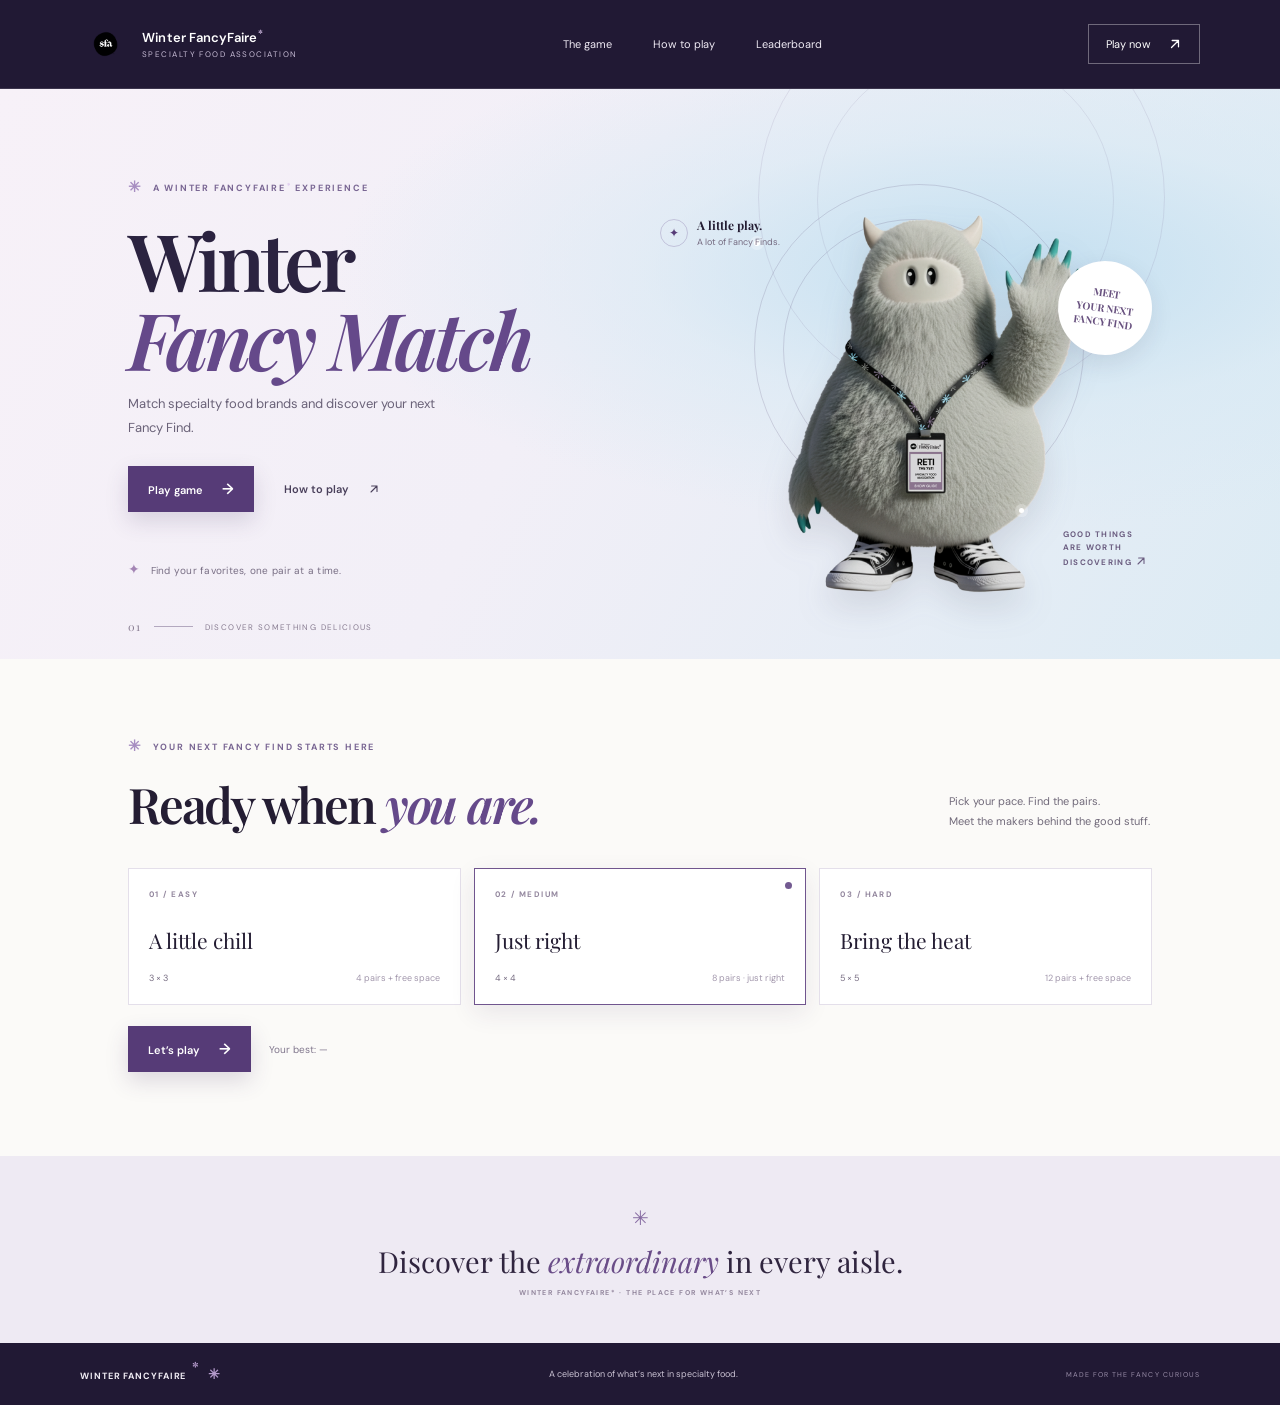
<file: index.html>
<!doctype html>
<html lang="en">
<head>
  <meta charset="utf-8">
  <meta name="viewport" content="width=device-width, initial-scale=1">
  <meta name="theme-color" content="#201938">
  <meta name="description" content="Play Winter Fancy Match, a winter memory game celebrating specialty food brands and Fancy Finds.">
  <title>Winter Fancy Match | Winter FancyFaire*</title>
  <link rel="preconnect" href="https://fonts.googleapis.com">
  <link rel="preconnect" href="https://fonts.gstatic.com" crossorigin>
  <link href="https://fonts.googleapis.com/css2?family=DM+Sans:wght@400;500;600;700&family=Playfair+Display:wght@600;700;800&display=swap" rel="stylesheet">
  <link rel="stylesheet" href="css/styles.css?v=6">
  <script defer src="data/exhibitors.js?v=5"></script>
  <script defer src="js/analytics.js"></script>
  <script defer src="js/game.js?v=4"></script>
  <script defer src="js/app.js?v=7"></script>
</head>
<body>
  <div class="site-shell">
    <header class="site-header">
      <a class="brand-lockup" href="#home" aria-label="Winter FancyFaire*, presented by the Specialty Food Association">
        <img class="sfa-logo" src="assets/brand/sfa-logo-white.png" alt="Specialty Food Association">
        <span class="brand-copy"><strong>Winter FancyFaire<span class="brand-asterisk">*</span></strong><small>SPECIALTY FOOD ASSOCIATION</small></span>
      </a>
      <nav class="top-nav" aria-label="Main navigation">
        <a href="#home">The game</a>
        <button class="nav-link" type="button" data-open-dialog="how-dialog">How to play</button>
        <button class="nav-link nav-leaderboard" type="button" data-open-dialog="leaderboard-dialog">Leaderboard</button>
      </nav>
      <a class="header-cta" href="#play" id="header-play">Play now <svg class="arrow-icon arrow-diagonal" aria-hidden="true" viewBox="0 0 20 20"><path d="M5 15 15 5M6 5h9v9"></path></svg></a>
    </header>

    <main id="home">
      <section class="hero" id="home-screen" aria-labelledby="hero-title">
        <div class="hero-copy">
          <div class="eyebrow"><span class="eyebrow-star" aria-hidden="true">✳</span> A WINTER FANCYFAIRE<span class="brand-asterisk">*</span> EXPERIENCE</div>
          <h1 id="hero-title">Winter<br><em>Fancy Match</em></h1>
          <p class="hero-subtitle">Match specialty food brands and discover your next Fancy Find.</p>
          <div class="hero-actions">
            <button class="button button-primary" id="play-button" type="button">Play game <span aria-hidden="true">→</span></button>
            <button class="button button-quiet" type="button" data-open-dialog="how-dialog">How to play <svg class="arrow-icon arrow-diagonal" aria-hidden="true" viewBox="0 0 20 20"><path d="M5 15 15 5M6 5h9v9"></path></svg></button>
          </div>
          <div class="hero-footnote"><span class="sparkle" aria-hidden="true">✦</span> Find your favorites, one pair at a time.</div>
        </div>
        <div class="hero-art" aria-label="Reti Yeti is ready to play">
          <div class="art-orbit orbit-one"></div>
          <div class="art-orbit orbit-two"></div>
          <div class="snow-dot snow-dot-one"></div><div class="snow-dot snow-dot-two"></div><div class="snow-dot snow-dot-three"></div>
          <div class="art-caption"><span class="caption-icon" aria-hidden="true">✦</span><span><strong>A little play.</strong><small>A lot of Fancy Finds.</small></span></div>
          <img class="yeti-art" src="assets/brand/reti-yeti-waving.png" alt="Reti Yeti waving hello">
          <div class="art-sticker">MEET<br>YOUR NEXT<br>FANCY FIND</div>
          <div class="art-bottom-note">GOOD THINGS<br>ARE WORTH<br>DISCOVERING <svg class="arrow-icon arrow-diagonal" aria-hidden="true" viewBox="0 0 20 20"><path d="M5 15 15 5M6 5h9v9"></path></svg></div>
        </div>
        <div class="hero-rule"><span>01</span><span class="rule-line"></span><span>DISCOVER SOMETHING DELICIOUS</span></div>
      </section>

      <section class="game-section" id="play" aria-labelledby="play-title">
        <div class="section-heading">
          <div><div class="eyebrow"><span class="eyebrow-star" aria-hidden="true">✳</span> YOUR NEXT FANCY FIND STARTS HERE</div><h2 id="play-title">Ready when <em>you are.</em></h2></div>
          <p>Pick your pace. Find the pairs.<br>Meet the makers behind the good stuff.</p>
        </div>
        <div class="mode-picker" role="group" aria-label="Choose a difficulty">
          <button class="mode-card" type="button" data-mode="easy" aria-pressed="false">
            <span class="mode-number">01 / EASY</span><span class="mode-name">A little chill</span><span class="mode-detail">3 × 3 <span>4 pairs + free space</span></span>
          </button>
          <button class="mode-card is-selected" type="button" data-mode="medium" aria-pressed="true">
            <span class="mode-number">02 / MEDIUM</span><span class="mode-name">Just right</span><span class="mode-detail">4 × 4 <span>8 pairs · just right</span></span>
          </button>
          <button class="mode-card" type="button" data-mode="hard" aria-pressed="false">
            <span class="mode-number">03 / HARD</span><span class="mode-name">Bring the heat</span><span class="mode-detail">5 × 5 <span>12 pairs + free space</span></span>
          </button>
        </div>
        <div class="section-action-row">
          <button class="button button-primary" id="play-button-secondary" type="button">Let’s play <span aria-hidden="true">→</span></button>
          <span class="best-score-note" id="home-best-score">Your best: —</span>
        </div>
      </section>

      <section class="game-screen" id="game-screen" hidden aria-labelledby="game-title">
        <div class="game-topline"><button class="back-link" id="back-home" type="button"><span aria-hidden="true">←</span> Back to FancyFaire</button><button class="sound-toggle" id="sound-toggle" type="button" aria-pressed="false"><span aria-hidden="true">♫</span> Sound off</button></div>
        <div class="game-heading"><div><div class="eyebrow"><span class="eyebrow-star" aria-hidden="true">✳</span> <span id="game-mode-label">MEDIUM MODE</span></div><h2 id="game-title">Find the <em>Fancy Finds.</em></h2></div><p>Find every matching pair to meet<br>the makers behind the brands.</p></div>
        <div class="game-stats" aria-label="Game stats">
          <div class="stat-item"><span class="stat-label">TIME</span><strong id="timer">00:00</strong></div>
          <div class="stat-item"><span class="stat-label">MOVES</span><strong id="moves">00</strong></div>
          <div class="stat-item"><span class="stat-label">PAIRS FOUND</span><strong id="pairs-found">00 <span>/ 8</span></strong></div>
          <div class="stat-item stat-best"><span class="stat-label">YOUR BEST</span><strong id="game-best-score">—</strong></div>
          <button class="text-button" id="restart-game" type="button">Start over <span aria-hidden="true">↻</span></button>
        </div>
        <div class="game-layout">
          <div class="board-wrap"><div class="game-board" id="game-board" aria-label="Memory matching board"></div><div class="board-hint"><span aria-hidden="true">✦</span> Find all the pairs. Meet your new favorites.</div></div>
          <aside class="finds-panel" aria-labelledby="finds-title"><div class="finds-header"><div><div class="eyebrow">THE GOOD STUFF</div><h3 id="finds-title">Fancy Finds <span id="finds-count">0</span></h3></div><span class="finds-sparkle" aria-hidden="true">✳</span></div><p class="finds-empty" id="finds-empty">Matched brands will show up here. There’s a whole world of delicious to discover.</p><div class="finds-list" id="finds-list" aria-live="polite"></div></aside>
        </div>
      </section>

      <section class="closing-note" aria-label="About Winter FancyFaire*"><span class="closing-star" aria-hidden="true">✳</span><p>Discover the <em>extraordinary</em> in every aisle.</p><span class="closing-caption">WINTER FANCYFAIRE* · THE PLACE FOR WHAT’S NEXT</span></section>
    </main>

    <footer class="site-footer"><a class="footer-brand" href="#home">WINTER FANCYFAIRE<span class="brand-asterisk">*</span> <span aria-hidden="true">✳</span></a><span>A celebration of what’s next in specialty food.</span><span class="footer-year">MADE FOR THE FANCY CURIOUS</span></footer>
  </div>

  <dialog class="info-dialog" id="how-dialog" aria-labelledby="how-title">
    <button class="dialog-close" type="button" aria-label="Close" data-close-dialog>×</button><div class="eyebrow">A QUICK LITTLE HOW-TO</div><h2 id="how-title">Ready, set, <em>match.</em></h2>
    <ol class="how-steps"><li><span>01</span><div><strong>Pick a pair</strong><p>Tap any two cards to flip them over and reveal a brand.</p></div></li><li><span>02</span><div><strong>Make a match</strong><p>Remember what you’ve seen. Matching brands stay face up.</p></div></li><li><span>03</span><div><strong>Meet a Fancy Find</strong><p>Every match introduces a maker worth knowing. Find them all to finish. The 3 × 3 and 5 × 5 boards include one clearly marked free space.</p></div></li></ol>
    <button class="button button-primary dialog-play" type="button" data-close-dialog>Sounds good <span aria-hidden="true">→</span></button>
  </dialog>
  <dialog class="info-dialog leaderboard-dialog" id="leaderboard-dialog" aria-labelledby="leaderboard-title">
    <button class="dialog-close" type="button" aria-label="Close" data-close-dialog>×</button><div class="eyebrow">YOUR PERSONAL HALL OF FAME</div><h2 id="leaderboard-title">Best <em>finds.</em></h2><p class="dialog-intro">Your best scores, saved on this device.</p><div class="leaderboard-list" id="leaderboard-list"></div><button class="button button-primary dialog-play" type="button" data-close-dialog>Keep playing <span aria-hidden="true">→</span></button>
  </dialog>
  <dialog class="info-dialog complete-dialog" id="complete-dialog" aria-labelledby="complete-title">
    <button class="dialog-close" type="button" aria-label="Close" data-close-dialog>×</button><div class="complete-sparkles" aria-hidden="true">✦ ✳ ✦</div><div class="eyebrow">A FANCY FINE FINISH</div><h2 id="complete-title">You found them <em>all.</em></h2><p class="dialog-intro">A perfect little winter adventure. Here’s how you did:</p><div class="completion-score" id="completion-score"></div><button class="button button-primary dialog-play" id="play-again" type="button">Play again <span aria-hidden="true">→</span></button><button class="button button-quiet completion-home" id="completion-home" type="button">Back to FancyFaire</button>
  </dialog>
</body>
</html>
</file>
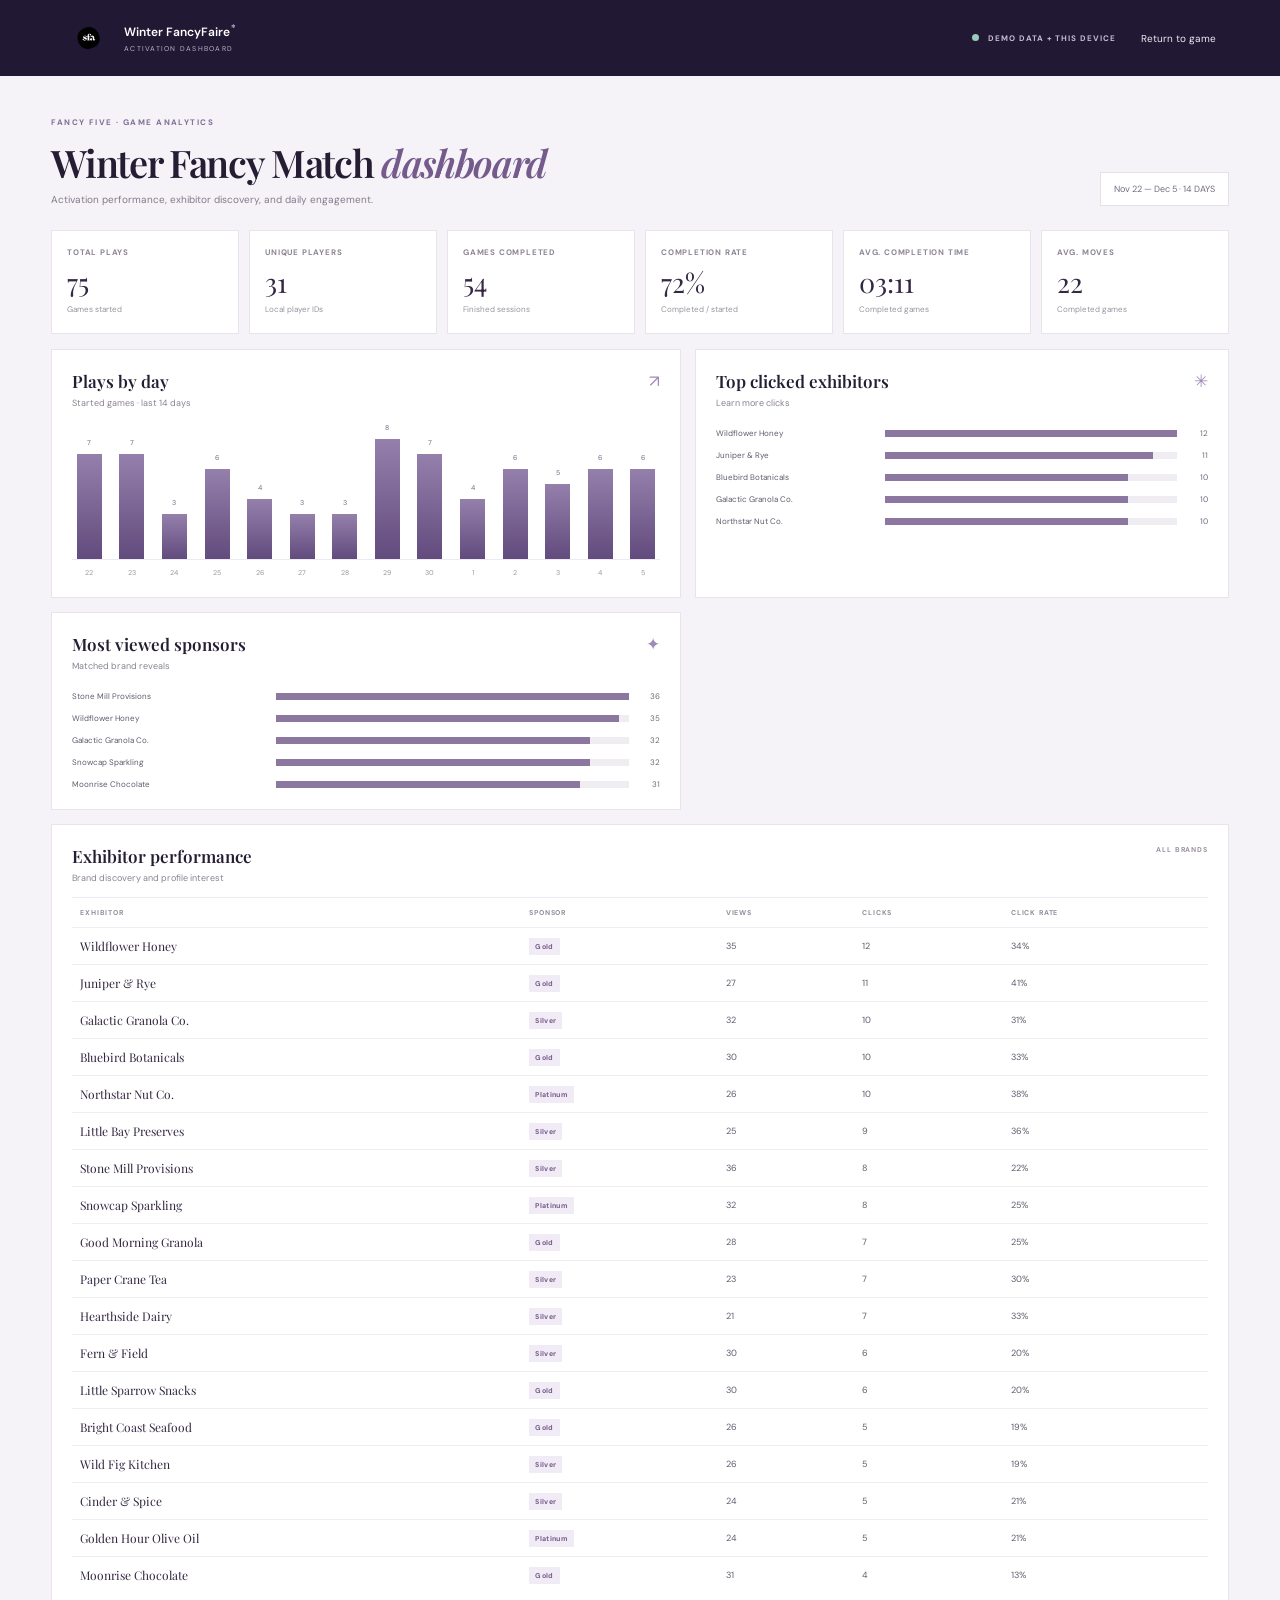
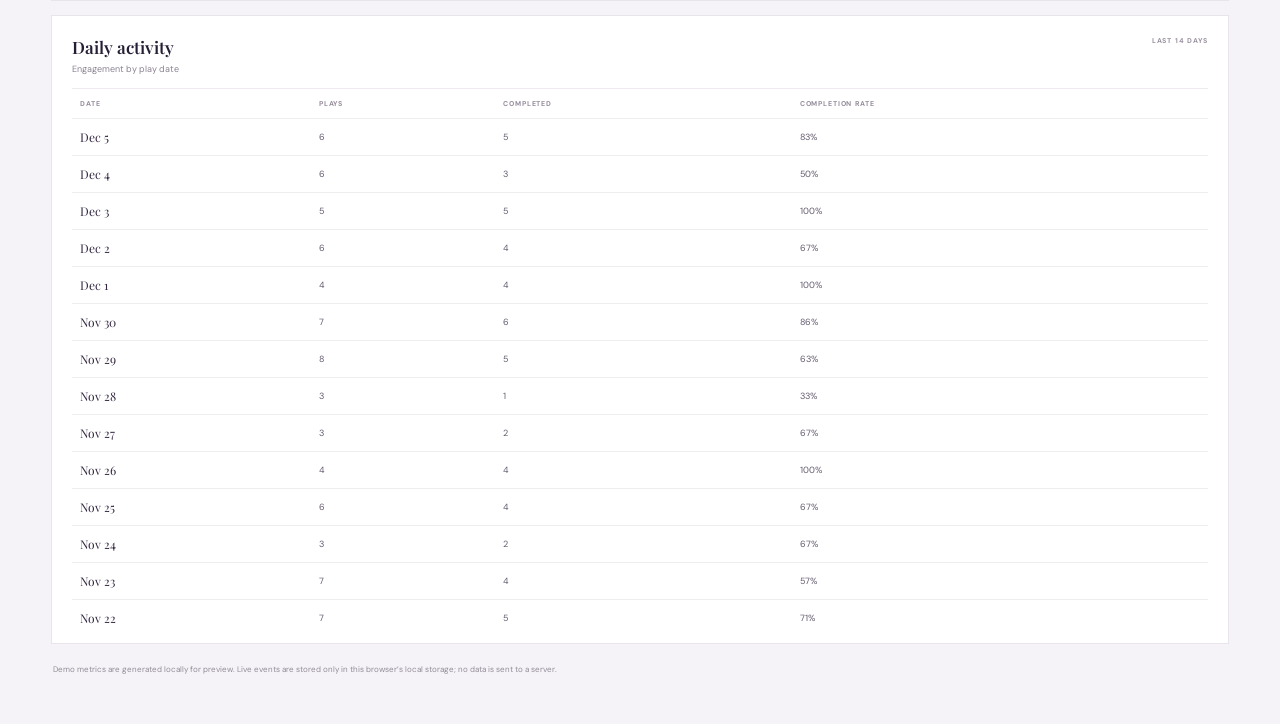
<file: admin/dashboard.html>
<!doctype html>
<html lang="en">
<head>
  <meta charset="utf-8">
  <meta name="viewport" content="width=device-width, initial-scale=1">
  <meta name="robots" content="noindex, nofollow">
  <meta name="theme-color" content="#211934">
  <title>Winter FancyFaire* | Activation Dashboard</title>
  <link rel="preconnect" href="https://fonts.googleapis.com">
  <link rel="preconnect" href="https://fonts.gstatic.com" crossorigin>
  <link href="https://fonts.googleapis.com/css2?family=DM+Sans:wght@400;500;600;700&family=Playfair+Display:wght@600;700&display=swap" rel="stylesheet">
  <link rel="stylesheet" href="dashboard.css?v=2">
  <script defer src="../data/exhibitors.js?v=5"></script>
  <script defer src="../js/analytics.js"></script>
  <script defer src="dashboard.js?v=2"></script>
</head>
<body>
  <div class="dashboard-shell">
    <header class="dashboard-header">
      <a class="dash-brand" href="../index.html" aria-label="Winter FancyFaire*, Specialty Food Association activation dashboard"><img class="dash-logo" src="../assets/brand/sfa-logo-white.png" alt="Specialty Food Association"><span><strong>Winter FancyFaire<span class="brand-asterisk">*</span></strong><small>ACTIVATION DASHBOARD</small></span></a>
      <div class="header-right"><span class="demo-badge"><i></i> DEMO DATA + THIS DEVICE</span><a href="../index.html">Return to game</a></div>
    </header>
    <main class="dashboard-main">
      <div class="dashboard-title"><div><div class="eyebrow">FANCY FIVE · GAME ANALYTICS</div><h1>Winter Fancy Match <em>dashboard</em></h1><p>Activation performance, exhibitor discovery, and daily engagement.</p></div><div class="dashboard-date" id="date-range"></div></div>
      <section class="kpi-grid" id="kpi-grid" aria-label="Key performance indicators"></section>
      <section class="dashboard-grid">
        <article class="panel plays-panel"><div class="panel-heading"><div><h2>Plays by day</h2><p>Started games · last 14 days</p></div><span class="panel-glyph">↗</span></div><div class="plays-chart" id="plays-chart"></div></article>
        <article class="panel clicks-panel"><div class="panel-heading"><div><h2>Top clicked exhibitors</h2><p>Learn more clicks</p></div><span class="panel-glyph">✳</span></div><div class="bar-chart" id="clicks-chart"></div></article>
        <article class="panel sponsors-panel"><div class="panel-heading"><div><h2>Most viewed sponsors</h2><p>Matched brand reveals</p></div><span class="panel-glyph">✦</span></div><div class="bar-chart" id="sponsors-chart"></div></article>
        <article class="panel performance-panel"><div class="panel-heading"><div><h2>Exhibitor performance</h2><p>Brand discovery and profile interest</p></div><span class="small-note">ALL BRANDS</span></div><div class="table-scroll"><table><thead><tr><th>EXHIBITOR</th><th>SPONSOR</th><th>VIEWS</th><th>CLICKS</th><th>CLICK RATE</th></tr></thead><tbody id="performance-body"></tbody></table></div></article>
        <article class="panel activity-panel"><div class="panel-heading"><div><h2>Daily activity</h2><p>Engagement by play date</p></div><span class="small-note">LAST 14 DAYS</span></div><div class="table-scroll"><table><thead><tr><th>DATE</th><th>PLAYS</th><th>COMPLETED</th><th>COMPLETION RATE</th></tr></thead><tbody id="activity-body"></tbody></table></div></article>
      </section>
      <p class="dashboard-footnote">Demo metrics are generated locally for preview. Live events are stored only in this browser’s local storage; no data is sent to a server.</p>
    </main>
  </div>
</body>
</html>
</file>
<file: css/styles.css>
:root {
  color-scheme: light;
  --ink: #241d33;
  --ink-soft: #625b70;
  --purple: #563b77;
  --purple-deep: #211934;
  --lavender: #e9e3f2;
  --blue: #c9e9f6;
  --blue-pale: #e9f6fa;
  --paper: #fbfaf8;
  --white: #fff;
  --line: #e7e1eb;
  --gold: #c8a76c;
  --serif: "Playfair Display", Georgia, serif;
  --sans: "DM Sans", Arial, sans-serif;
  --shadow: 0 22px 60px rgba(40, 29, 58, .11);
}

* { box-sizing: border-box; }
html { scroll-behavior: smooth; }
body {
  min-width: 320px;
  margin: 0;
  background: var(--paper);
  color: var(--ink);
  font-family: var(--sans);
  -webkit-font-smoothing: antialiased;
}
button, a { font: inherit; }
button { color: inherit; }
button:focus-visible, a:focus-visible { outline: 3px solid #99cfe6; outline-offset: 3px; }
[hidden] { display: none !important; }
.site-shell { max-width: 1600px; margin: 0 auto; overflow: hidden; background: var(--paper); }
.site-header {
  position: relative; z-index: 2; display: flex; align-items: center; justify-content: space-between;
  min-height: 89px; padding: 0 clamp(24px, 6.25vw, 100px); border-bottom: 1px solid rgba(255,255,255,.12);
  background: var(--purple-deep); color: var(--white);
}
.brand-lockup { display: inline-flex; align-items: center; gap: 11px; color: inherit; text-decoration: none; }
.sfa-logo { display: block; flex: 0 0 auto; width: 51px; height: auto; object-fit: contain; }
.brand-copy { display: grid; gap: 3px; }
.brand-copy strong { font-size: 13px; font-weight: 600; letter-spacing: .015em; }
.brand-asterisk { display: inline-block; margin-left: 1px; color: #d9c2ec; font-family: var(--serif); font-size: .78em; line-height: 0; vertical-align: .5em; }
.brand-copy small { color: #c6bbd4; font-size: 8px; letter-spacing: .18em; }
.top-nav { display: flex; align-items: center; gap: clamp(20px, 3.2vw, 51px); }
.top-nav a, .nav-link {
  padding: 8px 0; border: 0; background: none; color: #eee9f3; cursor: pointer; font-size: 11px; text-decoration: none;
  transition: color .2s ease;
}
.top-nav a:hover, .nav-link:hover { color: #cdeafa; }
.header-cta {
  display: inline-flex; align-items: center; gap: 17px; padding: 12px 17px; border: 1px solid rgba(255,255,255,.35);
  color: white; font-size: 11px; text-decoration: none; transition: background .2s ease;
}
.header-cta:hover { background: rgba(255,255,255,.1); }
.arrow-icon { display: inline-block; width: 12px; height: 12px; fill: none; stroke: currentColor; stroke-linecap: round; stroke-linejoin: round; stroke-width: 1.8; vertical-align: -2px; }
.header-cta .arrow-icon { width: 14px; height: 14px; }

.hero {
  position: relative; display: grid; grid-template-columns: 1.04fr .96fr; min-height: 570px; padding: 77px clamp(32px, 10vw, 160px) 59px;
  overflow: hidden; background:
    radial-gradient(ellipse at 78% 32%, rgba(192,222,240,.95) 0, rgba(214,233,244,.55) 25%, transparent 47%),
    linear-gradient(116deg, #f7f1f8 0%, #f2eff7 44%, #dcebf4 100%);
}
.hero::before { position: absolute; top: -95px; right: 9%; width: 405px; height: 405px; border: 1px solid rgba(91,70,122,.11); border-radius: 50%; content: ""; }
.hero::after { position: absolute; top: -37px; right: 13%; width: 295px; height: 295px; border: 1px solid rgba(91,70,122,.1); border-radius: 50%; content: ""; }
.hero-copy { position: relative; z-index: 1; align-self: center; padding-bottom: 11px; }
.eyebrow { color: #796693; font-size: 9px; font-weight: 700; letter-spacing: .2em; }
.eyebrow-star { margin-right: 6px; color: #a78ec1; font-size: 15px; vertical-align: -1px; }
.hero h1 { margin: 23px 0 15px; color: #2b2340; font-family: var(--serif); font-size: clamp(52px, 6.2vw, 91px); font-weight: 600; letter-spacing: -.052em; line-height: .99; }
h1 em, h2 em { color: #65498a; font-weight: 600; }
.hero-subtitle { max-width: 340px; margin: 0; color: #6a6278; font-size: 13px; line-height: 1.8; }
.hero-actions { display: flex; align-items: center; gap: 22px; margin-top: 27px; }
.button {
  min-height: 46px; padding: 0 19px; border: 1px solid transparent; cursor: pointer; font-size: 11px; font-weight: 600;
  transition: transform .2s ease, background .2s ease, box-shadow .2s ease;
}
.button:hover { transform: translateY(-2px); }
.button > span { margin-left: 16px; font-size: 15px; }
.button > .arrow-icon { margin-left: 16px; }
.button-primary { background: var(--purple); box-shadow: 0 9px 22px rgba(73,53,102,.17); color: #fff; }
.button-primary:hover { background: #453062; box-shadow: 0 12px 24px rgba(73,53,102,.24); }
.button-quiet { padding-right: 7px; padding-left: 7px; background: transparent; color: #4a405b; }
.button-quiet:hover { color: var(--purple); }
.hero-footnote { margin-top: 48px; color: #786e84; font-size: 10px; letter-spacing: .025em; }
.sparkle { margin-right: 7px; color: #a384b4; font-size: 14px; }
.hero-art { position: relative; min-height: 420px; }
.yeti-art { position: absolute; z-index: 1; right: 8%; bottom: -23px; width: min(76%, 365px); max-height: 440px; object-fit: contain; object-position: bottom; filter: drop-shadow(0 16px 16px rgba(61,61,87,.13)); }
.art-orbit { position: absolute; border: 1px solid rgba(93,75,119,.19); border-radius: 50%; }
.orbit-one { top: 18px; left: 19%; width: 330px; height: 330px; }
.orbit-two { top: 53px; left: 25%; width: 260px; height: 260px; }
.snow-dot { position: absolute; z-index: 2; width: 6px; height: 6px; border-radius: 50%; background: #fff; box-shadow: 0 0 0 4px rgba(255,255,255,.27); }
.snow-dot-one { top: 17%; left: 19%; }.snow-dot-two { top: 31%; right: 10%; width: 4px; height: 4px; }.snow-dot-three { right: 26%; bottom: 20%; width: 5px; height: 5px; }
.art-caption { position: absolute; z-index: 3; top: 51px; left: 0; display: flex; align-items: center; gap: 9px; }
.caption-icon { display: grid; width: 28px; height: 28px; place-items: center; border: 1px solid rgba(101,73,138,.25); border-radius: 50%; color: var(--purple); font-size: 12px; }
.art-caption strong, .art-caption small { display: block; }
.art-caption strong { font-family: var(--serif); font-size: 12px; }
.art-caption small { margin-top: 3px; color: #756b80; font-size: 9px; }
.art-sticker { position: absolute; z-index: 3; top: 22%; right: 0; display: grid; width: 94px; height: 94px; place-content: center; transform: rotate(8deg); border-radius: 50%; background: #fff; box-shadow: 0 8px 25px rgba(51,43,70,.1); color: #68517f; font-family: var(--serif); font-size: 10px; font-weight: 700; line-height: 1.45; text-align: center; }
.art-bottom-note { position: absolute; z-index: 3; right: 1%; bottom: 7%; color: #6b5d80; font-size: 8px; font-weight: 700; letter-spacing: .16em; line-height: 1.7; }
.art-bottom-note span { padding-left: 8px; font-size: 14px; }
.hero-rule { position: absolute; right: clamp(32px, 10vw, 160px); bottom: 25px; left: clamp(32px, 10vw, 160px); display: flex; align-items: center; gap: 12px; color: #887c91; font-size: 8px; letter-spacing: .17em; }
.hero-rule > span:first-child { font-family: var(--serif); font-size: 11px; }
.rule-line { width: 39px; height: 1px; background: #b3a8bf; }

.game-section { padding: 77px clamp(32px, 10vw, 160px) 84px; background: var(--paper); }
.section-heading, .game-heading { display: flex; align-items: end; justify-content: space-between; gap: 24px; }
.section-heading h2, .game-heading h2 { margin: 15px 0 0; font-family: var(--serif); font-size: clamp(32px, 4vw, 49px); font-weight: 600; letter-spacing: -.045em; }
.section-heading > p, .game-heading > p { margin: 0 2px 4px 0; color: #716a7a; font-size: 11px; line-height: 1.8; }
.mode-picker { display: grid; grid-template-columns: repeat(3, 1fr); gap: 13px; margin-top: 32px; }
.mode-card { position: relative; display: grid; min-height: 137px; padding: 20px; border: 1px solid #e4dfea; background: #fff; cursor: pointer; text-align: left; transition: border-color .2s ease, transform .2s ease, box-shadow .2s ease; }
.mode-card:hover { transform: translateY(-3px); border-color: #b2a1c4; }
.mode-card.is-selected { border-color: #70558e; box-shadow: 0 8px 24px rgba(53,38,76,.09); }
.mode-card.is-selected::after { position: absolute; top: 13px; right: 13px; width: 7px; height: 7px; border-radius: 50%; background: #735a91; content: ""; }
.mode-number { color: #93879e; font-size: 8px; font-weight: 700; letter-spacing: .18em; }
.mode-name { align-self: center; padding-top: 10px; font-family: var(--serif); font-size: 21px; }
.mode-detail { display: flex; justify-content: space-between; align-self: end; color: #776d82; font-size: 9px; }
.mode-detail span { color: #a297ac; }
.section-action-row { display: flex; align-items: center; gap: 18px; margin-top: 21px; }
.best-score-note { color: #81778d; font-size: 10px; }

.game-screen { min-height: 700px; padding: 34px clamp(24px, 7vw, 112px) 82px; background: linear-gradient(180deg, #f2eff7 0, #fbfaf8 330px); }
.game-topline { display: flex; align-items: center; justify-content: space-between; }
.back-link, .sound-toggle { border: 0; background: transparent; color: #665c73; cursor: pointer; font-size: 10px; }
.back-link span { margin-right: 8px; color: #705589; font-size: 16px; vertical-align: -1px; }
.sound-toggle { display: inline-flex; align-items: center; gap: 8px; padding: 9px 12px; border: 1px solid #dfd8e7; border-radius: 20px; }
.sound-toggle[aria-pressed="true"] { border-color: #8b73a4; background: #ece5f3; color: #594175; }
.sound-toggle span { font-size: 14px; }
.game-heading { margin: 38px 0 20px; }
.game-heading .eyebrow { margin-bottom: 10px; }
.game-heading h2 { margin-top: 0; font-size: clamp(34px, 4vw, 45px); }
.game-heading > p { text-align: right; }
.game-stats { display: flex; align-items: center; gap: 0; min-height: 71px; margin-bottom: 22px; padding: 0 20px; border: 1px solid #e8e2ec; background: rgba(255,255,255,.75); }
.stat-item { display: grid; min-width: 105px; gap: 6px; padding: 0 18px; border-right: 1px solid #eee9f0; }
.stat-item:first-child { padding-left: 0; }
.stat-label { color: #92899c; font-size: 8px; font-weight: 700; letter-spacing: .15em; }
.stat-item strong { color: #302740; font-size: 15px; font-weight: 600; }
.stat-item strong span { color: #a39aae; font-size: 10px; }
.stat-best { flex: 1; border: 0; }
.stat-best strong { font-size: 11px; }
.text-button { padding: 8px 0 8px 10px; border: 0; background: transparent; color: #695480; cursor: pointer; font-size: 10px; white-space: nowrap; }
.text-button span { margin-left: 7px; font-size: 15px; }
.game-layout { display: grid; grid-template-columns: minmax(0, 1fr) minmax(230px, 280px); align-items: start; gap: 23px; }
.board-wrap { min-width: 0; }
.game-board { display: grid; grid-template-columns: repeat(var(--board-columns, 4), minmax(0, 1fr)); gap: clamp(6px, 1.15vw, 13px); perspective: 1000px; }
.memory-card { position: relative; width: 100%; aspect-ratio: 1 / 1; padding: 0; border: 0; border-radius: 4px; background: transparent; cursor: pointer; perspective: 800px; }
.card-inner { position: absolute; inset: 0; transform-style: preserve-3d; transition: transform .47s cubic-bezier(.2,.8,.22,1); }
.memory-card.is-flipped .card-inner, .memory-card.is-matched .card-inner { transform: rotateY(180deg); }
.card-face { position: absolute; inset: 0; display: grid; place-items: center; overflow: hidden; border: 1px solid #e1dce7; border-radius: 4px; backface-visibility: hidden; }
.card-front { transform: rotateY(180deg); background: #f7f6f2; }
.card-front img { width: 100%; height: 100%; padding: 3%; border-radius: 4px; background: #f7f6f2; object-fit: contain; }
.card-back { background: linear-gradient(142deg, #44335e, #5d4776); color: #e3d9ed; }
.card-back::before, .card-back::after { position: absolute; width: 68%; height: 68%; border: 1px solid rgba(241,235,247,.16); border-radius: 50%; content: ""; }
.card-back::after { width: 47%; height: 47%; }
.card-back-logo { position: relative; z-index: 1; display: block; width: 72%; height: auto; object-fit: contain; }
.card-back-snow { position: absolute; z-index: 1; right: 12%; bottom: 10%; color: #c7b7dc; font-size: 9px; }
.board-spacer { position: relative; display: grid; width: 100%; aspect-ratio: 1; place-items: center; overflow: hidden; border: 1px solid #d9d0e3; border-radius: 4px; background: linear-gradient(145deg, #f5f1f8, #e9e3f1); }
.spacer-ring { position: absolute; width: 68%; height: 68%; border: 1px solid #dcd3e5; border-radius: 50%; }
.spacer-content { position: relative; display: grid; justify-items: center; gap: 6px; }
.spacer-mark { color: #80679a; font-size: clamp(18px, 3vw, 28px); line-height: 1; }
.spacer-label { color: #78668c; font-size: clamp(6px, .75vw, 8px); font-weight: 700; letter-spacing: .13em; white-space: nowrap; }
.memory-card.is-matched .card-face { border-color: #9bbcae; box-shadow: 0 0 0 2px rgba(123,170,148,.27); }
.memory-card.is-matched { animation: match-pop .42s ease; }
.memory-card.is-mismatch .card-inner { transform: rotateY(180deg) translateY(-2px); animation: mismatch .18s ease-in-out 3; }
@keyframes match-pop { 50% { transform: scale(1.05); } }
@keyframes mismatch { 50% { margin-left: 3px; } }
.board-hint { margin-top: 12px; color: #847a8e; font-size: 9px; }
.board-hint span { margin-right: 7px; color: #9b7cb5; }
.finds-panel { min-height: 245px; padding: 19px; border: 1px solid #e8e2ec; background: #fff; }
.finds-header { display: flex; align-items: center; justify-content: space-between; }
.finds-header .eyebrow { font-size: 8px; }
.finds-header h3 { margin: 7px 0 0; font-family: var(--serif); font-size: 20px; font-weight: 600; }
.finds-header h3 span { display: inline-grid; width: 19px; height: 19px; place-items: center; border-radius: 50%; background: #eee8f4; color: #664b84; font-family: var(--sans); font-size: 9px; vertical-align: 2px; }
.finds-sparkle { color: #b7a1cc; font-size: 20px; }
.finds-empty { margin: 16px 0 0; color: #8b8392; font-size: 10px; line-height: 1.8; }
.finds-list { display: grid; gap: 12px; margin-top: 15px; }
.find-card { padding-top: 13px; border-top: 1px solid #eeeaf0; animation: find-in .35s ease; }
@keyframes find-in { from { opacity: 0; transform: translateY(5px); } to { opacity: 1; transform: translateY(0); } }
.find-logo { display: block; width: 100%; height: 112px; border: 1px solid #f0edf2; background: #f7f6f2; object-fit: contain; }
.find-details h4 { margin: 9px 0 4px; font-family: var(--serif); font-size: 15px; font-weight: 600; }
.find-details p { margin: 0; color: #887f90; font-size: 8px; line-height: 1.6; }
.find-details .find-map-link { display: inline-block; margin: 0; color: #695480; font-size: 8px; line-height: 1.6; text-decoration: underline; text-decoration-color: #c9bfd4; text-underline-offset: 2px; }
.find-details .find-map-link:hover { color: #453062; text-decoration-color: currentColor; }
.find-details .find-product { margin: 0 0 4px; color: #5e536b; font-size: 9px; font-weight: 600; }
.sponsor-pill { display: inline-block; margin-top: 7px; color: #887198; font-size: 7px; font-weight: 700; letter-spacing: .12em; }
.find-link { display: block; margin-top: 10px; padding: 0; border: 0; background: transparent; color: #5f477d; cursor: pointer; font-size: 9px; font-weight: 700; }
.find-link:hover { text-decoration: underline; }

.closing-note { display: grid; justify-items: center; padding: 49px 24px 46px; background: #eeeaf3; text-align: center; }
.closing-star { color: #876ca2; font-size: 20px; }
.closing-note p { margin: 11px 0 8px; color: #30253f; font-family: var(--serif); font-size: clamp(20px, 3vw, 29px); }
.closing-note p em { color: #6a4d88; }
.closing-caption { color: #94889e; font-size: 7px; font-weight: 700; letter-spacing: .2em; }
.site-footer { display: flex; justify-content: space-between; align-items: center; gap: 16px; padding: 22px clamp(24px, 6.25vw, 100px); background: var(--purple-deep); color: #c9c1d2; font-size: 9px; }
.footer-brand { color: #f0ecf4; font-size: 9px; font-weight: 700; letter-spacing: .1em; text-decoration: none; }
.footer-brand span { padding-left: 5px; color: #b49acb; font-size: 14px; }
.footer-year { color: #998da8; font-size: 7px; letter-spacing: .15em; }

.info-dialog { position: fixed; width: min(92vw, 455px); max-width: 455px; max-height: 86vh; padding: 36px; overflow: auto; border: 1px solid #e6e0eb; background: #fbfaf8; box-shadow: var(--shadow); color: var(--ink); }
.info-dialog::backdrop { background: rgba(32,25,45,.64); backdrop-filter: blur(3px); }
.dialog-close { position: absolute; top: 13px; right: 15px; display: grid; width: 30px; height: 30px; place-items: center; border: 1px solid #e7e1eb; border-radius: 50%; background: #fff; cursor: pointer; font-size: 18px; }
.info-dialog h2 { margin: 12px 0 0; font-family: var(--serif); font-size: 38px; font-weight: 600; letter-spacing: -.04em; }
.how-steps { display: grid; gap: 18px; margin: 25px 0; padding: 0; list-style: none; }
.how-steps li { display: grid; grid-template-columns: 31px 1fr; gap: 10px; }
.how-steps li > span { color: #9d8aac; font-family: var(--serif); font-size: 13px; }
.how-steps strong { font-family: var(--serif); font-size: 16px; font-weight: 600; }
.how-steps p, .dialog-intro { margin: 5px 0 0; color: #777081; font-size: 10px; line-height: 1.7; }
.dialog-play { margin-top: 4px; }
.leaderboard-dialog .dialog-intro { margin-top: 9px; }
.leaderboard-list { display: grid; margin: 22px 0 19px; border-top: 1px solid #e8e2ec; }
.leaderboard-row { display: flex; justify-content: space-between; padding: 13px 2px; border-bottom: 1px solid #e8e2ec; font-size: 11px; }
.leaderboard-row strong { color: #5d4775; font-size: 10px; }
.complete-dialog { text-align: center; }
.complete-sparkles { margin-bottom: 11px; color: #9879ae; font-size: 20px; letter-spacing: .2em; }
.complete-dialog h2 { font-size: 34px; }
.completion-score { display: grid; grid-template-columns: repeat(3, 1fr); margin: 23px 0; padding: 18px 0; border-top: 1px solid #e8e2ec; border-bottom: 1px solid #e8e2ec; }
.completion-stat { display: grid; gap: 7px; padding: 0 5px; }
.completion-stat + .completion-stat { border-left: 1px solid #e8e2ec; }
.completion-stat span { color: #91869a; font-size: 7px; font-weight: 700; letter-spacing: .14em; }
.completion-stat strong { color: #48365f; font-size: 12px; }
.completion-home { display: block; margin: 5px auto 0; }

@media (max-width: 850px) {
  .hero { min-height: 520px; padding-right: 6vw; padding-left: 6vw; }
  .hero h1 { font-size: clamp(51px, 8vw, 71px); }
  .yeti-art { right: 5%; width: 80%; }
  .game-section { padding-right: 6vw; padding-left: 6vw; }
  .game-layout { grid-template-columns: minmax(0, 1fr) 220px; gap: 14px; }
  .game-screen { padding-right: 4vw; padding-left: 4vw; }
  .finds-panel { padding: 15px; }
}
@media (max-width: 650px) {
  .site-header { min-height: 68px; padding: 0 19px; }
  .sfa-logo { width: 44px; }
  .brand-copy strong { font-size: 11px; }
  .brand-copy small { font-size: 7px; }
  .top-nav { gap: 12px; }
  .top-nav a { display: none; }
  .nav-link { font-size: 9px; }
  .header-cta { gap: 7px; padding: 9px 10px; font-size: 9px; }
  .hero { grid-template-columns: 1fr; min-height: 670px; padding: 51px 25px 45px; }
  .hero-copy { align-self: start; }
  .hero h1 { margin-top: 17px; font-size: clamp(54px, 14vw, 73px); }
  .hero-subtitle { max-width: 310px; font-size: 12px; }
  .hero-footnote { margin-top: 25px; }
  .hero-art { position: relative; right: auto; bottom: auto; width: 100%; min-height: clamp(250px, 64vw, 295px); margin-top: 12px; }
  .yeti-art { right: 9%; bottom: -9px; width: min(80%, 310px); max-height: 100%; }
  .orbit-one { top: 8px; left: 3%; width: 220px; height: 220px; }
  .orbit-two { top: 32px; left: 10%; width: 170px; height: 170px; }
  .art-caption { top: 34px; left: -27%; }
  .art-sticker { top: 20%; right: 0; width: 73px; height: 73px; font-size: 8px; }
  .art-bottom-note { right: 1%; bottom: 3%; font-size: 6px; }
  .hero-rule { right: 25px; left: 25px; bottom: 17px; font-size: 7px; }
  .game-section { padding: 54px 22px 58px; }
  .section-heading { align-items: start; flex-direction: column; gap: 9px; }
  .section-heading h2 { margin-top: 11px; font-size: 37px; }
  .section-heading > p { font-size: 10px; }
  .mode-picker { gap: 7px; margin-top: 23px; }
  .mode-card { min-height: 115px; padding: 12px 10px; }
  .mode-number { font-size: 7px; letter-spacing: .12em; }
  .mode-name { font-size: 16px; }
  .mode-detail { gap: 2px; font-size: 8px; }
  .mode-detail span { font-size: 6px; }
  .mode-card.is-selected::after { top: 9px; right: 8px; }
  .game-screen { padding: 23px 16px 54px; }
  .game-heading { align-items: start; flex-direction: column; gap: 9px; margin: 27px 0 16px; }
  .game-heading h2 { font-size: 34px; }
  .game-heading > p { text-align: left; font-size: 9px; }
  .game-stats { min-height: 64px; padding: 0 9px; }
  .stat-item { min-width: 0; flex: 1; padding: 0 8px; }
  .stat-label { font-size: 6px; letter-spacing: .1em; }
  .stat-item strong { font-size: 13px; }
  .stat-best { display: none; }
  .text-button { padding-left: 6px; font-size: 8px; }
  .text-button span { margin-left: 2px; }
  .game-layout { grid-template-columns: 1fr; gap: 22px; }
  .game-board { gap: 6px; }
  .memory-card { aspect-ratio: 1 / 1; }
  .card-front img { width: 100%; height: 100%; object-fit: contain; }
  .card-back-snow { font-size: 7px; }
  .finds-panel { min-height: 0; padding: 16px; }
  .finds-list { grid-template-columns: repeat(2, minmax(0, 1fr)); gap: 12px; }
  .find-card { min-width: 0; }
  .find-logo { height: 100px; }
  .find-details h4 { font-size: 13px; }
  .find-details p { font-size: 7px; }
  .closing-note { padding: 37px 15px; }
  .site-footer { flex-wrap: wrap; padding: 17px 20px; }
  .site-footer > span:nth-child(2) { order: 3; width: 100%; }
  .footer-year { font-size: 6px; }
  .info-dialog { padding: 30px 24px; }
}
@media (max-width: 370px) {
  .brand-copy small { letter-spacing: .11em; }
  .top-nav { gap: 8px; }
  .nav-link { font-size: 8px; }
  .mode-name { font-size: 14px; }
  .mode-detail { flex-direction: column; }
  .hero-actions { gap: 11px; }
  .button { padding-right: 14px; padding-left: 14px; }
  .button > span, .button > .arrow-icon { margin-left: 8px; }
  .game-screen { padding-right: 11px; padding-left: 11px; }
}
@media (max-width: 650px) {
  .header-cta { display: none; }
}
@media (max-width: 420px) {
  .nav-leaderboard { display: none; }
}
@media (prefers-reduced-motion: reduce) {
  *, *::before, *::after { scroll-behavior: auto !important; animation-duration: .01ms !important; animation-iteration-count: 1 !important; transition-duration: .01ms !important; }
}
</file>
<file: admin/dashboard.css>
:root {
  --ink: #241d33;
  --muted: #81798a;
  --purple: #60477c;
  --deep: #211934;
  --lavender: #f0ebf5;
  --line: #e9e4eb;
  --paper: #fbfaf8;
  --serif: "Playfair Display", Georgia, serif;
  --sans: "DM Sans", Arial, sans-serif;
}
* { box-sizing: border-box; }
body { margin: 0; background: #f5f3f7; color: var(--ink); font-family: var(--sans); -webkit-font-smoothing: antialiased; }
a { color: inherit; }
.dashboard-shell { min-height: 100vh; }
.dashboard-header { display: flex; align-items: center; justify-content: space-between; min-height: 76px; padding: 0 clamp(20px, 5vw, 78px); background: var(--deep); color: white; }
.dash-brand { display: flex; align-items: center; gap: 11px; text-decoration: none; }
.dash-logo { display: block; flex: 0 0 auto; width: 49px; height: auto; object-fit: contain; }
.dash-brand strong, .dash-brand small { display: block; }
.dash-brand strong { font-size: 12px; font-weight: 600; }
.brand-asterisk { display: inline-block; margin-left: 1px; color: #d9c2ec; font-family: var(--serif); font-size: .78em; line-height: 0; vertical-align: .5em; }
.dash-brand small { margin-top: 4px; color: #bdb1ca; font-size: 7px; letter-spacing: .18em; }
.header-right { display: flex; align-items: center; gap: 25px; }
.header-right a { color: #eee9f3; font-size: 10px; text-decoration: none; }
.demo-badge { color: #c6bad4; font-size: 8px; font-weight: 700; letter-spacing: .12em; }
.demo-badge i { display: inline-block; width: 7px; height: 7px; margin-right: 6px; border-radius: 50%; background: #9bc9ba; }
.dashboard-main { max-width: 1320px; margin: 0 auto; padding: 41px clamp(20px, 4vw, 58px) 48px; }
.dashboard-title { display: flex; align-items: end; justify-content: space-between; gap: 20px; margin-bottom: 24px; }
.eyebrow { color: #806d96; font-size: 8px; font-weight: 700; letter-spacing: .18em; }
.dashboard-title h1 { margin: 10px 0 5px; font-family: var(--serif); font-size: clamp(26px, 4vw, 38px); font-weight: 600; letter-spacing: -.035em; }
.dashboard-title h1 em { color: #745b8c; font-weight: 600; }
.dashboard-title p { margin: 0; color: #837a8b; font-size: 10px; }
.dashboard-date { padding: 10px 13px; border: 1px solid #e6e0e9; background: #fff; color: #756c7f; font-size: 9px; white-space: nowrap; }
.kpi-grid { display: grid; grid-template-columns: repeat(6, minmax(0, 1fr)); gap: 10px; margin-bottom: 15px; }
.kpi-card { min-height: 104px; padding: 16px 15px; border: 1px solid var(--line); background: #fff; }
.kpi-label { color: #8d8494; font-size: 8px; font-weight: 700; letter-spacing: .1em; }
.kpi-value { margin-top: 12px; color: #342843; font-family: var(--serif); font-size: 27px; line-height: 1; }
.kpi-note { margin-top: 8px; color: #9a92a0; font-size: 8px; }
.dashboard-grid { display: grid; grid-template-columns: 1.18fr 1fr; gap: 14px; }
.panel { min-width: 0; padding: 20px; border: 1px solid var(--line); background: #fff; }
.panel-heading { display: flex; align-items: start; justify-content: space-between; gap: 12px; margin-bottom: 19px; }
.panel-heading h2 { margin: 0; font-family: var(--serif); font-size: 17px; font-weight: 600; }
.panel-heading p { margin: 5px 0 0; color: #8b8291; font-size: 9px; }
.panel-glyph { color: #a189ba; font-size: 17px; }
.small-note { color: #9a919f; font-size: 7px; font-weight: 700; letter-spacing: .12em; white-space: nowrap; }
.plays-chart { display: grid; grid-template-columns: repeat(14, minmax(12px, 1fr)); align-items: end; gap: clamp(3px, .65vw, 9px); height: 132px; padding-top: 11px; border-bottom: 1px solid #eeeaf1; }
.day-bar { position: relative; display: flex; height: 100%; align-items: end; justify-content: center; }
.day-bar-fill { position: relative; width: min(100%, 25px); min-height: 4px; background: linear-gradient(180deg, #9580ac, #624b7d); transition: opacity .2s ease; }
.day-bar:hover .day-bar-fill { opacity: .7; }
.day-bar-fill span { position: absolute; top: -16px; left: 50%; transform: translateX(-50%); color: #786888; font-size: 7px; }
.day-labels { display: grid; grid-template-columns: repeat(14, minmax(12px, 1fr)); gap: clamp(3px, .65vw, 9px); margin-top: 8px; color: #9b93a1; font-size: 7px; text-align: center; }
.bar-chart { display: grid; gap: 12px; }
.bar-row { display: grid; grid-template-columns: minmax(84px, 1.1fr) minmax(60px, 2fr) 22px; align-items: center; gap: 9px; }
.bar-name { overflow: hidden; color: #62596e; font-size: 8px; text-overflow: ellipsis; white-space: nowrap; }
.bar-track { height: 7px; background: #f0edf2; }
.bar-fill { height: 100%; background: #8b77a0; }
.bar-value { color: #71677c; font-size: 8px; text-align: right; }
.performance-panel, .activity-panel { grid-column: 1 / -1; padding-bottom: 7px; }
.performance-panel .panel-heading, .activity-panel .panel-heading { margin-bottom: 13px; }
.table-scroll { overflow-x: auto; }
table { width: 100%; border-collapse: collapse; text-align: left; }
th { padding: 10px 8px; border-top: 1px solid #eeeaf0; color: #958c9b; font-size: 7px; font-weight: 700; letter-spacing: .12em; white-space: nowrap; }
td { padding: 10px 8px; border-top: 1px solid #f0edf1; color: #645b6e; font-size: 9px; white-space: nowrap; }
td:first-child { color: #332740; font-family: var(--serif); font-size: 12px; }
.sponsor-level { padding: 4px 6px; background: #f0ebf5; color: #755c8b; font-family: var(--sans); font-size: 7px; font-weight: 700; letter-spacing: .05em; }
.dashboard-footnote { margin: 19px 2px 0; color: #928b98; font-size: 8px; line-height: 1.6; }
@media (max-width: 1000px) {
  .kpi-grid { grid-template-columns: repeat(3, minmax(0, 1fr)); }
  .dashboard-grid { grid-template-columns: 1fr 1fr; }
  .plays-panel { grid-column: 1 / -1; }
}
@media (max-width: 650px) {
  .dashboard-header { min-height: 65px; padding: 0 16px; }
  .dash-logo { width: 42px; }
  .dash-brand strong { font-size: 10px; }
  .dash-brand small { font-size: 6px; }
  .header-right { gap: 10px; }
  .demo-badge { max-width: 95px; font-size: 6px; line-height: 1.5; }
  .header-right a { font-size: 8px; }
  .dashboard-main { padding-top: 30px; }
  .dashboard-title { align-items: start; flex-direction: column; margin-bottom: 17px; }
  .dashboard-title h1 { font-size: 29px; }
  .dashboard-date { font-size: 8px; }
  .kpi-grid { grid-template-columns: repeat(2, minmax(0, 1fr)); gap: 8px; }
  .kpi-card { min-height: 92px; padding: 13px; }
  .kpi-value { font-size: 24px; }
  .dashboard-grid { grid-template-columns: 1fr; gap: 10px; }
  .plays-panel, .performance-panel, .activity-panel { grid-column: auto; }
  .panel { padding: 15px 13px; }
  .plays-chart, .day-labels { gap: 3px; }
  .day-labels { font-size: 6px; }
  .bar-row { grid-template-columns: minmax(80px, 1fr) minmax(55px, 2fr) 18px; }
  td { padding: 9px 6px; font-size: 8px; }
}
</file>
